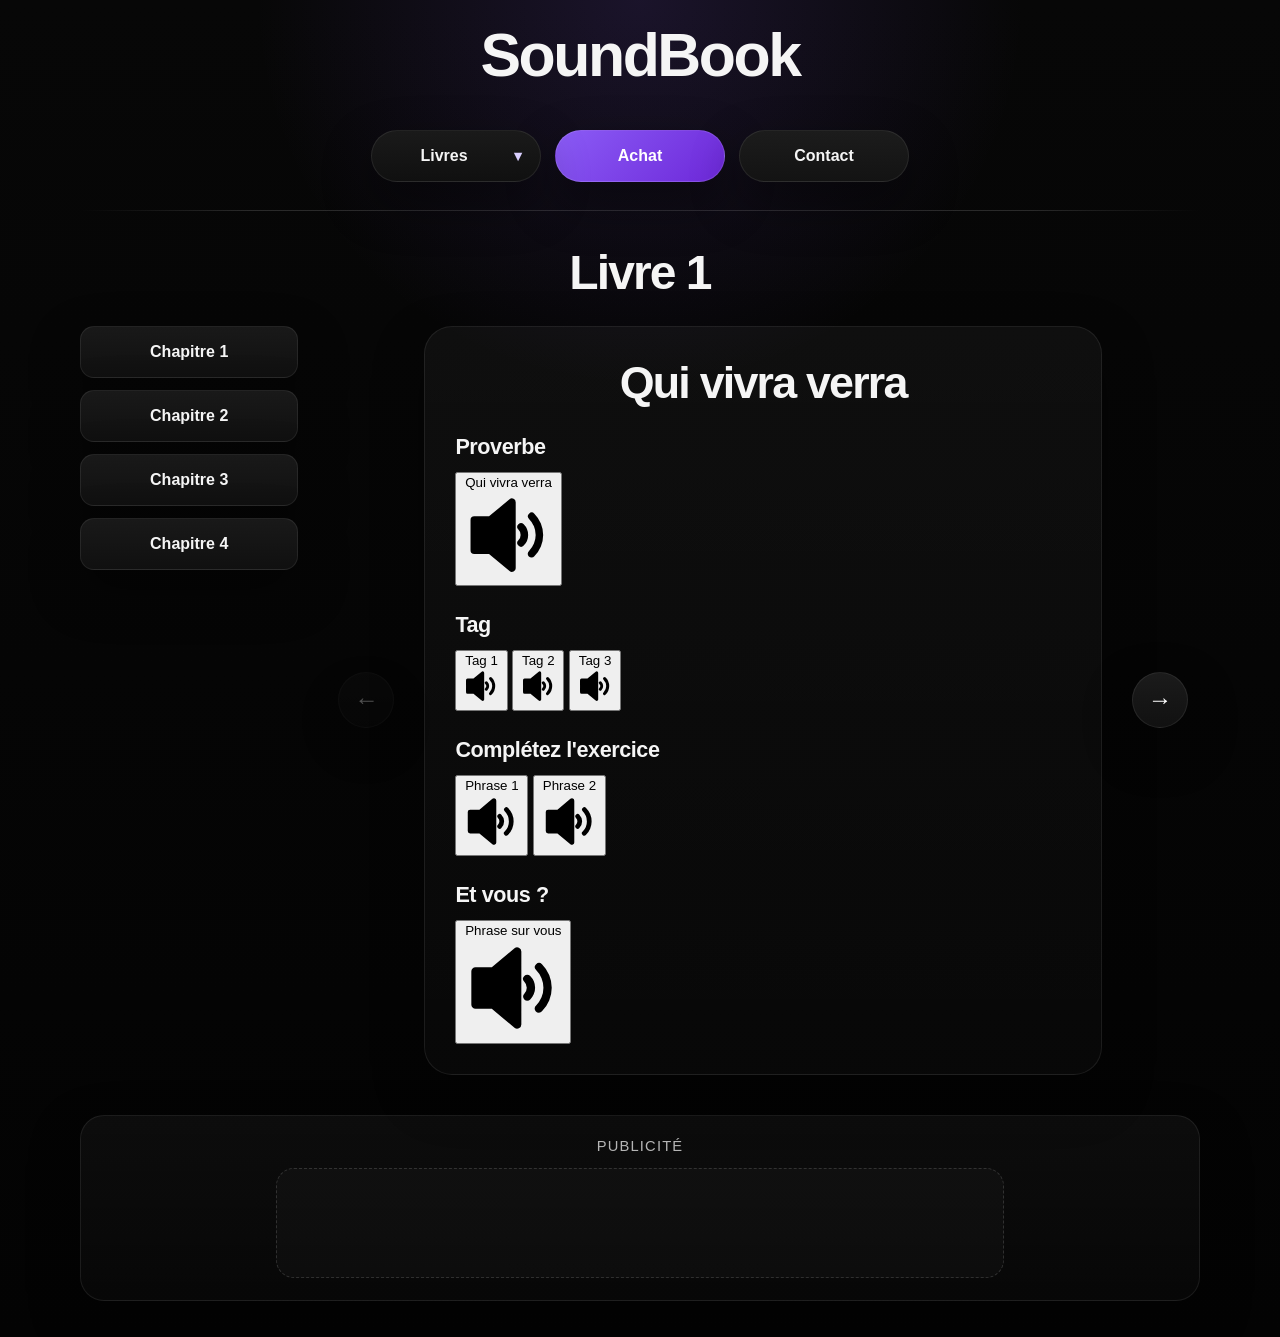
<file: livres1/proverbes1.html>
<!DOCTYPE html>
<html lang="fr">
<head>
  <meta charset="UTF-8" />
  <meta name="viewport" content="width=device-width, initial-scale=1.0" />
  <title>Proverbe 1 – Livre 1 – SoundBook</title>
  <link rel="stylesheet" href="../../style.css" />

  <!-- AdSense: remplace ton Publisher ID avant mise en ligne -->
  <!--
  <script async
    src="https://pagead2.googlesyndication.com/pagead/js/adsbygoogle.js?client=ca-pub-XXXXXXXXXXXXXXXX"
    crossorigin="anonymous"></script>
  -->
</head>
<body>
  <header class="site-header">
    <h1 class="site-title">SoundBook</h1>
  </header>

  <main class="main-content">
    <section class="top-actions" aria-label="Navigation principale">
      <details class="dropdown-books">
        <summary class="action-button dropdown-button">Livres</summary>
        <div class="dropdown-menu">
          <a href="../../livres1/proverbe1/proverbe1.html" class="dropdown-item">Livre 1</a>
          <a href="../../livres2/proverbe1/proverbe1.html" class="dropdown-item">Livre 2</a>
          <a href="../../livres3/proverbe1/proverbe1.html" class="dropdown-item">Livre 3</a>
        </div>
      </details>

      <a href="../../achat.html" class="action-button action-button-primary">Achat</a>
      <a href="../../contact.html" class="action-button action-button-secondary">Contact</a>
    </section>

    <div class="separator" aria-hidden="true"></div>

    <section class="book-page-header">
      <h2 class="book-page-title">Livre 1</h2>
    </section>

    <section class="book-layout">
      <aside class="chapter-sidebar" aria-label="Liste des chapitres">
        <a href="#chapitre-1" class="chapter-button">Chapitre 1</a>
        <a href="../proverbe2/proverbe2.html" class="chapter-button">Chapitre 2</a>
        <a href="../proverbe3/proverbe3.html" class="chapter-button">Chapitre 3</a>
        <a href="../proverbe4/proverbe4.html" class="chapter-button">Chapitre 4</a>
      </aside>

      <section class="proverb-area" id="chapitre-1">
        <div class="proverb-header-row">
          <div class="proverb-nav proverb-nav-left proverb-nav-disabled" aria-hidden="true">
            <span class="arrow-button arrow-button-disabled">←</span>
          </div>

          <div class="proverb-main-card">
            <h1 class="proverb-title">Qui vivra verra</h1>

            <section class="proverb-section">
              <h2>Proverbe</h2>
              <button class="audio-line" type="button" onclick="playSound('audio/proverbe1.mp3')">
                <span>Qui vivra verra</span>
                <span class="audio-icon" aria-hidden="true">
                  <svg viewBox="0 0 24 24" fill="currentColor" xmlns="http://www.w3.org/2000/svg">
                    <path d="M14 3.23v17.54a1 1 0 0 1-1.64.77L6.91 17H3a1 1 0 0 1-1-1V8a1 1 0 0 1 1-1h3.91l5.45-4.54A1 1 0 0 1 14 3.23Zm3.54 3.05a1 1 0 0 1 1.41 0 8 8 0 0 1 0 11.31 1 1 0 1 1-1.41-1.41 6 6 0 0 0 0-8.49 1 1 0 0 1 0-1.41Zm-2.83 2.82a1 1 0 0 1 1.42 0 4 4 0 0 1 0 5.66 1 1 0 0 1-1.42-1.41 2 2 0 0 0 0-2.84 1 1 0 0 1 0-1.41Z"/>
                  </svg>
                </span>
              </button>
            </section>

            <section class="proverb-section">
              <h2>Tag</h2>
              <button class="audio-line" type="button" onclick="playSound('audio/tag1.mp3')">
                <span>Tag 1</span>
                <span class="audio-icon" aria-hidden="true">
                  <svg viewBox="0 0 24 24" fill="currentColor" xmlns="http://www.w3.org/2000/svg">
                    <path d="M14 3.23v17.54a1 1 0 0 1-1.64.77L6.91 17H3a1 1 0 0 1-1-1V8a1 1 0 0 1 1-1h3.91l5.45-4.54A1 1 0 0 1 14 3.23Zm3.54 3.05a1 1 0 0 1 1.41 0 8 8 0 0 1 0 11.31 1 1 0 1 1-1.41-1.41 6 6 0 0 0 0-8.49 1 1 0 0 1 0-1.41Zm-2.83 2.82a1 1 0 0 1 1.42 0 4 4 0 0 1 0 5.66 1 1 0 0 1-1.42-1.41 2 2 0 0 0 0-2.84 1 1 0 0 1 0-1.41Z"/>
                  </svg>
                </span>
              </button>
              <button class="audio-line" type="button" onclick="playSound('audio/tag2.mp3')">
                <span>Tag 2</span>
                <span class="audio-icon" aria-hidden="true">
                  <svg viewBox="0 0 24 24" fill="currentColor" xmlns="http://www.w3.org/2000/svg">
                    <path d="M14 3.23v17.54a1 1 0 0 1-1.64.77L6.91 17H3a1 1 0 0 1-1-1V8a1 1 0 0 1 1-1h3.91l5.45-4.54A1 1 0 0 1 14 3.23Zm3.54 3.05a1 1 0 0 1 1.41 0 8 8 0 0 1 0 11.31 1 1 0 1 1-1.41-1.41 6 6 0 0 0 0-8.49 1 1 0 0 1 0-1.41Zm-2.83 2.82a1 1 0 0 1 1.42 0 4 4 0 0 1 0 5.66 1 1 0 0 1-1.42-1.41 2 2 0 0 0 0-2.84 1 1 0 0 1 0-1.41Z"/>
                  </svg>
                </span>
              </button>
              <button class="audio-line" type="button" onclick="playSound('audio/tag3.mp3')">
                <span>Tag 3</span>
                <span class="audio-icon" aria-hidden="true">
                  <svg viewBox="0 0 24 24" fill="currentColor" xmlns="http://www.w3.org/2000/svg">
                    <path d="M14 3.23v17.54a1 1 0 0 1-1.64.77L6.91 17H3a1 1 0 0 1-1-1V8a1 1 0 0 1 1-1h3.91l5.45-4.54A1 1 0 0 1 14 3.23Zm3.54 3.05a1 1 0 0 1 1.41 0 8 8 0 0 1 0 11.31 1 1 0 1 1-1.41-1.41 6 6 0 0 0 0-8.49 1 1 0 0 1 0-1.41Zm-2.83 2.82a1 1 0 0 1 1.42 0 4 4 0 0 1 0 5.66 1 1 0 0 1-1.42-1.41 2 2 0 0 0 0-2.84 1 1 0 0 1 0-1.41Z"/>
                  </svg>
                </span>
              </button>
            </section>

            <section class="proverb-section">
              <h2>Complétez l'exercice</h2>
              <button class="audio-line" type="button" onclick="playSound('audio/phrase1.mp3')">
                <span>Phrase 1</span>
                <span class="audio-icon" aria-hidden="true">
                  <svg viewBox="0 0 24 24" fill="currentColor" xmlns="http://www.w3.org/2000/svg">
                    <path d="M14 3.23v17.54a1 1 0 0 1-1.64.77L6.91 17H3a1 1 0 0 1-1-1V8a1 1 0 0 1 1-1h3.91l5.45-4.54A1 1 0 0 1 14 3.23Zm3.54 3.05a1 1 0 0 1 1.41 0 8 8 0 0 1 0 11.31 1 1 0 1 1-1.41-1.41 6 6 0 0 0 0-8.49 1 1 0 0 1 0-1.41Zm-2.83 2.82a1 1 0 0 1 1.42 0 4 4 0 0 1 0 5.66 1 1 0 0 1-1.42-1.41 2 2 0 0 0 0-2.84 1 1 0 0 1 0-1.41Z"/>
                  </svg>
                </span>
              </button>
              <button class="audio-line" type="button" onclick="playSound('audio/phrase2.mp3')">
                <span>Phrase 2</span>
                <span class="audio-icon" aria-hidden="true">
                  <svg viewBox="0 0 24 24" fill="currentColor" xmlns="http://www.w3.org/2000/svg">
                    <path d="M14 3.23v17.54a1 1 0 0 1-1.64.77L6.91 17H3a1 1 0 0 1-1-1V8a1 1 0 0 1 1-1h3.91l5.45-4.54A1 1 0 0 1 14 3.23Zm3.54 3.05a1 1 0 0 1 1.41 0 8 8 0 0 1 0 11.31 1 1 0 1 1-1.41-1.41 6 6 0 0 0 0-8.49 1 1 0 0 1 0-1.41Zm-2.83 2.82a1 1 0 0 1 1.42 0 4 4 0 0 1 0 5.66 1 1 0 0 1-1.42-1.41 2 2 0 0 0 0-2.84 1 1 0 0 1 0-1.41Z"/>
                  </svg>
                </span>
              </button>
            </section>

            <section class="proverb-section">
              <h2>Et vous ?</h2>
              <button class="audio-line" type="button" onclick="playSound('audio/et-vous.mp3')">
                <span>Phrase sur vous</span>
                <span class="audio-icon" aria-hidden="true">
                  <svg viewBox="0 0 24 24" fill="currentColor" xmlns="http://www.w3.org/2000/svg">
                    <path d="M14 3.23v17.54a1 1 0 0 1-1.64.77L6.91 17H3a1 1 0 0 1-1-1V8a1 1 0 0 1 1-1h3.91l5.45-4.54A1 1 0 0 1 14 3.23Zm3.54 3.05a1 1 0 0 1 1.41 0 8 8 0 0 1 0 11.31 1 1 0 1 1-1.41-1.41 6 6 0 0 0 0-8.49 1 1 0 0 1 0-1.41Zm-2.83 2.82a1 1 0 0 1 1.42 0 4 4 0 0 1 0 5.66 1 1 0 0 1-1.42-1.41 2 2 0 0 0 0-2.84 1 1 0 0 1 0-1.41Z"/>
                  </svg>
                </span>
              </button>
            </section>
          </div>

          <div class="proverb-nav proverb-nav-right">
            <a href="../proverbe2/proverbe2.html" class="arrow-button" aria-label="Proverbe suivant">→</a>
          </div>
        </div>
      </section>
    </section>
  </main>

  <footer class="site-footer">
    <section class="ad-section ad-center" aria-label="Publicité">
      <p>Publicité</p>
      <div class="ad-wrapper">
        <!-- Remplace data-ad-client et data-ad-slot -->
        <!--
        <ins class="adsbygoogle"
             style="display:block"
             data-ad-client="ca-pub-XXXXXXXXXXXXXXXX"
             data-ad-slot="1234567890"
             data-ad-format="auto"
             data-full-width-responsive="true"></ins>
        <script>
          (adsbygoogle = window.adsbygoogle || []).push({});
        </script>
        -->
        <div class="ad-placeholder"></div>
      </div>
    </section>
  </footer>

  <script src="../../script.js"></script>
</body>
</html>
</file>
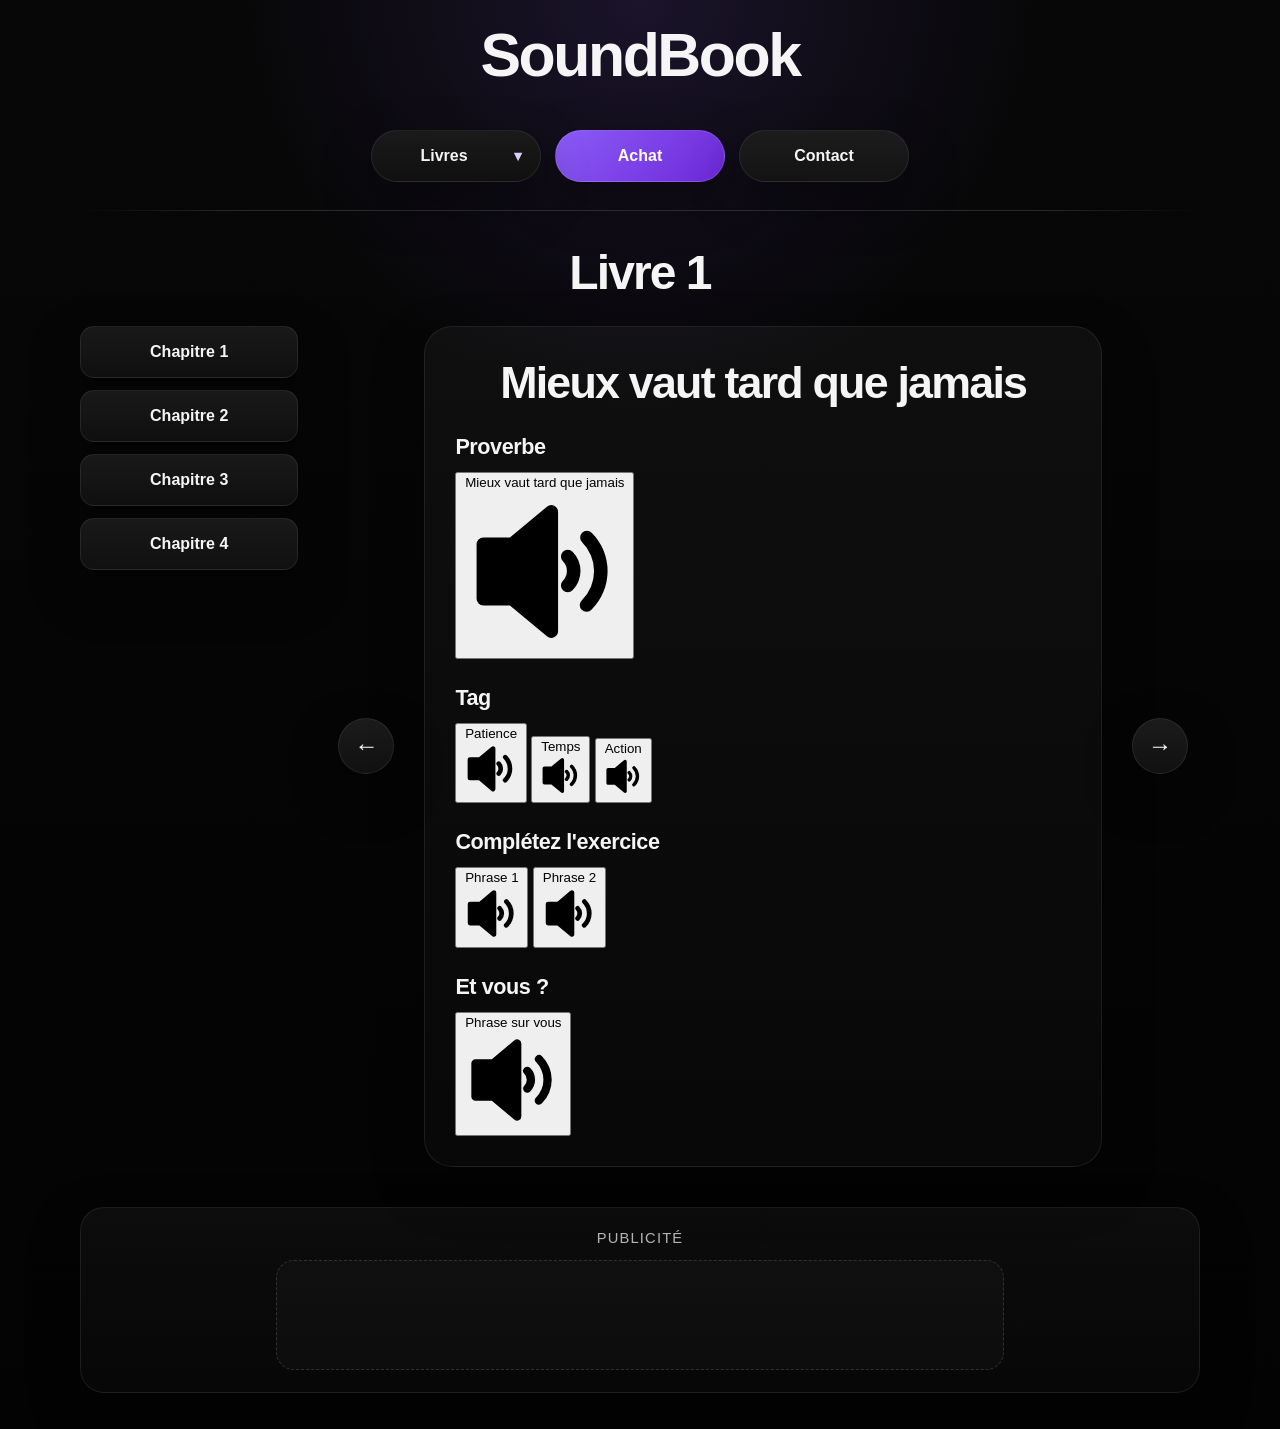
<file: livres1/proverbe2/proverbe2.html>
<!DOCTYPE html>
<html lang="fr">
<head>
  <meta charset="UTF-8" />
  <meta name="viewport" content="width=device-width, initial-scale=1.0" />
  <title>Proverbe 2 – Livre 1 – SoundBook</title>
  <link rel="stylesheet" href="../../style.css" />

  <!-- AdSense: remplace ton Publisher ID avant mise en ligne -->
  <!--
  <script async
    src="https://pagead2.googlesyndication.com/pagead/js/adsbygoogle.js?client=ca-pub-XXXXXXXXXXXXXXXX"
    crossorigin="anonymous"></script>
  -->
</head>
<body>
  <header class="site-header">
    <h1 class="site-title">SoundBook</h1>
  </header>

  <main class="main-content">
    <section class="top-actions" aria-label="Navigation principale">
      <details class="dropdown-books">
        <summary class="action-button dropdown-button">Livres</summary>
        <div class="dropdown-menu">
          <a href="../../livres1/proverbe1/proverbe1.html" class="dropdown-item">Livre 1</a>
          <a href="../../livres2/proverbe1/proverbe1.html" class="dropdown-item">Livre 2</a>
          <a href="../../livres3/proverbe1/proverbe1.html" class="dropdown-item">Livre 3</a>
        </div>
      </details>

      <a href="../../achat.html" class="action-button action-button-primary">Achat</a>
      <a href="../../contact.html" class="action-button action-button-secondary">Contact</a>
    </section>

    <div class="separator" aria-hidden="true"></div>

    <section class="book-page-header">
      <h2 class="book-page-title">Livre 1</h2>
    </section>

    <section class="book-layout">
      <aside class="chapter-sidebar" aria-label="Liste des chapitres">
        <a href="../proverbe1/proverbe1.html" class="chapter-button">Chapitre 1</a>
        <a href="#chapitre-2" class="chapter-button">Chapitre 2</a>
        <a href="../proverbe3/proverbe3.html" class="chapter-button">Chapitre 3</a>
        <a href="../proverbe4/proverbe4.html" class="chapter-button">Chapitre 4</a>
      </aside>

      <section class="proverb-area" id="chapitre-2">
        <div class="proverb-header-row">
          <div class="proverb-nav proverb-nav-left">
            <a href="../proverbe1/proverbe1.html" class="arrow-button" aria-label="Proverbe précédent">←</a>
          </div>

          <div class="proverb-main-card">
            <h1 class="proverb-title">Mieux vaut tard que jamais</h1>

            <section class="proverb-section">
              <h2>Proverbe</h2>
              <button class="audio-line" type="button" onclick="playSound('audio/proverbe2.mp3')">
                <span>Mieux vaut tard que jamais</span>
                <span class="audio-icon" aria-hidden="true">
                  <svg viewBox="0 0 24 24" fill="currentColor" xmlns="http://www.w3.org/2000/svg">
                    <path d="M14 3.23v17.54a1 1 0 0 1-1.64.77L6.91 17H3a1 1 0 0 1-1-1V8a1 1 0 0 1 1-1h3.91l5.45-4.54A1 1 0 0 1 14 3.23Zm3.54 3.05a1 1 0 0 1 1.41 0 8 8 0 0 1 0 11.31 1 1 0 1 1-1.41-1.41 6 6 0 0 0 0-8.49 1 1 0 0 1 0-1.41Zm-2.83 2.82a1 1 0 0 1 1.42 0 4 4 0 0 1 0 5.66 1 1 0 0 1-1.42-1.41 2 2 0 0 0 0-2.84 1 1 0 0 1 0-1.41Z"/>
                  </svg>
                </span>
              </button>
            </section>

            <section class="proverb-section">
              <h2>Tag</h2>
              <button class="audio-line" type="button" onclick="playSound('audio/tag1.mp3')">
                <span>Patience</span>
                <span class="audio-icon" aria-hidden="true">
                  <svg viewBox="0 0 24 24" fill="currentColor" xmlns="http://www.w3.org/2000/svg"><path d="M14 3.23v17.54a1 1 0 0 1-1.64.77L6.91 17H3a1 1 0 0 1-1-1V8a1 1 0 0 1 1-1h3.91l5.45-4.54A1 1 0 0 1 14 3.23Zm3.54 3.05a1 1 0 0 1 1.41 0 8 8 0 0 1 0 11.31 1 1 0 1 1-1.41-1.41 6 6 0 0 0 0-8.49 1 1 0 0 1 0-1.41Zm-2.83 2.82a1 1 0 0 1 1.42 0 4 4 0 0 1 0 5.66 1 1 0 0 1-1.42-1.41 2 2 0 0 0 0-2.84 1 1 0 0 1 0-1.41Z"/></svg>
                </span>
              </button>
              <button class="audio-line" type="button" onclick="playSound('audio/tag2.mp3')">
                <span>Temps</span>
                <span class="audio-icon" aria-hidden="true">
                  <svg viewBox="0 0 24 24" fill="currentColor" xmlns="http://www.w3.org/2000/svg"><path d="M14 3.23v17.54a1 1 0 0 1-1.64.77L6.91 17H3a1 1 0 0 1-1-1V8a1 1 0 0 1 1-1h3.91l5.45-4.54A1 1 0 0 1 14 3.23Zm3.54 3.05a1 1 0 0 1 1.41 0 8 8 0 0 1 0 11.31 1 1 0 1 1-1.41-1.41 6 6 0 0 0 0-8.49 1 1 0 0 1 0-1.41Zm-2.83 2.82a1 1 0 0 1 1.42 0 4 4 0 0 1 0 5.66 1 1 0 0 1-1.42-1.41 2 2 0 0 0 0-2.84 1 1 0 0 1 0-1.41Z"/></svg>
                </span>
              </button>
              <button class="audio-line" type="button" onclick="playSound('audio/tag3.mp3')">
                <span>Action</span>
                <span class="audio-icon" aria-hidden="true">
                  <svg viewBox="0 0 24 24" fill="currentColor" xmlns="http://www.w3.org/2000/svg"><path d="M14 3.23v17.54a1 1 0 0 1-1.64.77L6.91 17H3a1 1 0 0 1-1-1V8a1 1 0 0 1 1-1h3.91l5.45-4.54A1 1 0 0 1 14 3.23Zm3.54 3.05a1 1 0 0 1 1.41 0 8 8 0 0 1 0 11.31 1 1 0 1 1-1.41-1.41 6 6 0 0 0 0-8.49 1 1 0 0 1 0-1.41Zm-2.83 2.82a1 1 0 0 1 1.42 0 4 4 0 0 1 0 5.66 1 1 0 0 1-1.42-1.41 2 2 0 0 0 0-2.84 1 1 0 0 1 0-1.41Z"/></svg>
                </span>
              </button>
            </section>

            <section class="proverb-section">
              <h2>Complétez l'exercice</h2>
              <button class="audio-line" type="button" onclick="playSound('audio/phrase1.mp3')">
                <span>Phrase 1</span>
                <span class="audio-icon" aria-hidden="true">
                  <svg viewBox="0 0 24 24" fill="currentColor" xmlns="http://www.w3.org/2000/svg"><path d="M14 3.23v17.54a1 1 0 0 1-1.64.77L6.91 17H3a1 1 0 0 1-1-1V8a1 1 0 0 1 1-1h3.91l5.45-4.54A1 1 0 0 1 14 3.23Zm3.54 3.05a1 1 0 0 1 1.41 0 8 8 0 0 1 0 11.31 1 1 0 1 1-1.41-1.41 6 6 0 0 0 0-8.49 1 1 0 0 1 0-1.41Zm-2.83 2.82a1 1 0 0 1 1.42 0 4 4 0 0 1 0 5.66 1 1 0 0 1-1.42-1.41 2 2 0 0 0 0-2.84 1 1 0 0 1 0-1.41Z"/></svg>
                </span>
              </button>
              <button class="audio-line" type="button" onclick="playSound('audio/phrase2.mp3')">
                <span>Phrase 2</span>
                <span class="audio-icon" aria-hidden="true">
                  <svg viewBox="0 0 24 24" fill="currentColor" xmlns="http://www.w3.org/2000/svg"><path d="M14 3.23v17.54a1 1 0 0 1-1.64.77L6.91 17H3a1 1 0 0 1-1-1V8a1 1 0 0 1 1-1h3.91l5.45-4.54A1 1 0 0 1 14 3.23Zm3.54 3.05a1 1 0 0 1 1.41 0 8 8 0 0 1 0 11.31 1 1 0 1 1-1.41-1.41 6 6 0 0 0 0-8.49 1 1 0 0 1 0-1.41Zm-2.83 2.82a1 1 0 0 1 1.42 0 4 4 0 0 1 0 5.66 1 1 0 0 1-1.42-1.41 2 2 0 0 0 0-2.84 1 1 0 0 1 0-1.41Z"/></svg>
                </span>
              </button>
            </section>

            <section class="proverb-section">
              <h2>Et vous ?</h2>
              <button class="audio-line" type="button" onclick="playSound('audio/et-vous.mp3')">
                <span>Phrase sur vous</span>
                <span class="audio-icon" aria-hidden="true">
                  <svg viewBox="0 0 24 24" fill="currentColor" xmlns="http://www.w3.org/2000/svg"><path d="M14 3.23v17.54a1 1 0 0 1-1.64.77L6.91 17H3a1 1 0 0 1-1-1V8a1 1 0 0 1 1-1h3.91l5.45-4.54A1 1 0 0 1 14 3.23Zm3.54 3.05a1 1 0 0 1 1.41 0 8 8 0 0 1 0 11.31 1 1 0 1 1-1.41-1.41 6 6 0 0 0 0-8.49 1 1 0 0 1 0-1.41Zm-2.83 2.82a1 1 0 0 1 1.42 0 4 4 0 0 1 0 5.66 1 1 0 0 1-1.42-1.41 2 2 0 0 0 0-2.84 1 1 0 0 1 0-1.41Z"/></svg>
                </span>
              </button>
            </section>
          </div>

          <div class="proverb-nav proverb-nav-right">
            <a href="../proverbe3/proverbe3.html" class="arrow-button" aria-label="Proverbe suivant">→</a>
          </div>
        </div>
      </section>
    </section>
  </main>

  <footer class="site-footer">
    <section class="ad-section ad-center" aria-label="Publicité">
      <p>Publicité</p>
      <div class="ad-wrapper">
        <!-- Remplace data-ad-client et data-ad-slot -->
        <!--
        <ins class="adsbygoogle"
             style="display:block"
             data-ad-client="ca-pub-XXXXXXXXXXXXXXXX"
             data-ad-slot="1234567890"
             data-ad-format="auto"
             data-full-width-responsive="true"></ins>
        <script>
          (adsbygoogle = window.adsbygoogle || []).push({});
        </script>
        -->
        <div class="ad-placeholder"></div>
      </div>
    </section>
  </footer>

  <script src="../../script.js"></script>
</body>
</html>
</file>
<file: style.css>
* {
  box-sizing: border-box;
}

:root {
  --bg: #050505;
  --surface: #111111;
  --surface-soft: #181818;
  --border: rgba(255, 255, 255, 0.08);
  --border-strong: rgba(255, 255, 255, 0.14);
  --text: #f5f5f5;
  --muted: #b5b5b5;
  --accent: #8b5cf6;
  --accent-dark: #6d28d9;
  --accent-soft: rgba(139, 92, 246, 0.16);
  --shadow: 0 20px 50px rgba(0, 0, 0, 0.42);
  --radius-xl: 28px;
  --radius-lg: 20px;
  --radius-md: 16px;
  --radius-pill: 999px;
  --max-width: 1120px;
}

html {
  scroll-behavior: smooth;
}

body {
  margin: 0;
  min-height: 100vh;
  font-family: Inter, Arial, Helvetica, sans-serif;
  color: var(--text);
  background:
    radial-gradient(circle at top, rgba(139, 92, 246, 0.15), transparent 26%),
    linear-gradient(180deg, #070707 0%, #030303 100%);
}

a {
  color: inherit;
  text-decoration: none;
}

.site-header,
.main-content,
.site-footer {
  width: min(calc(100% - 32px), var(--max-width));
  margin: 0 auto;
}

.site-header {
  padding-top: 20px;
  text-align: center;
}

.site-title {
  margin: 0;
  font-size: clamp(2.3rem, 5vw, 3.8rem);
  font-weight: 800;
  letter-spacing: -0.04em;
}

.main-content {
  padding-bottom: 40px;
}

/* top buttons */
.top-actions {
  display: flex;
  justify-content: center;
  align-items: flex-start;
  gap: 14px;
  flex-wrap: wrap;
  margin-top: 40px;
}

.action-button,
.social-button,
.dropdown-item,
.chapter-button,
.audio-inline-button,
.arrow-button {
  transition:
    transform 0.18s ease,
    background 0.18s ease,
    border-color 0.18s ease,
    box-shadow 0.18s ease;
}

.action-button {
  display: inline-flex;
  align-items: center;
  justify-content: center;
  min-width: 170px;
  min-height: 52px;
  padding: 14px 22px;
  border-radius: var(--radius-pill);
  border: 1px solid var(--border);
  background: linear-gradient(180deg, #1a1a1a 0%, #101010 100%);
  color: var(--text);
  font-weight: 700;
  box-shadow: var(--shadow);
  cursor: pointer;
}

.action-button:hover,
.action-button:focus-visible,
.social-button:hover,
.social-button:focus-visible,
.dropdown-item:hover,
.dropdown-item:focus-visible,
.chapter-button:hover,
.chapter-button:focus-visible,
.audio-inline-button:hover,
.audio-inline-button:focus-visible,
.arrow-button:hover,
.arrow-button:focus-visible {
  transform: translateY(-2px);
}

.action-button:focus-visible,
.social-button:focus-visible,
.dropdown-item:focus-visible,
.chapter-button:focus-visible,
.audio-inline-button:focus-visible,
.arrow-button:focus-visible,
.dropdown-books summary:focus-visible {
  outline: 2px solid rgba(139, 92, 246, 0.5);
  outline-offset: 2px;
}

.action-button-primary {
  background: linear-gradient(135deg, var(--accent) 0%, var(--accent-dark) 100%);
  border-color: rgba(255, 255, 255, 0.12);
  color: white;
}

.action-button-secondary {
  background: linear-gradient(180deg, #1c1c1c 0%, #131313 100%);
}

/* dropdown books */
.dropdown-books {
  position: relative;
}

.dropdown-books summary {
  list-style: none;
}

.dropdown-books summary::-webkit-details-marker {
  display: none;
}

.dropdown-button {
  padding-right: 46px;
  position: relative;
}

.dropdown-button::after {
  content: "▾";
  position: absolute;
  right: 18px;
  top: 50%;
  transform: translateY(-50%);
  font-size: 0.95rem;
  color: #dacfff;
}

.dropdown-books[open] .dropdown-button {
  background: linear-gradient(180deg, #1f1f1f 0%, #141414 100%);
}

.dropdown-menu {
  position: absolute;
  top: calc(100% + 10px);
  left: 0;
  width: 100%;
  min-width: 220px;
  display: grid;
  gap: 8px;
  padding: 12px;
  border-radius: 20px;
  border: 1px solid var(--border-strong);
  background: rgba(15, 15, 15, 0.98);
  box-shadow: 0 26px 60px rgba(0, 0, 0, 0.5);
  z-index: 20;
}

.dropdown-item {
  display: block;
  padding: 12px 14px;
  border-radius: 14px;
  color: var(--text);
  background: rgba(255, 255, 255, 0.03);
}

.dropdown-item:hover,
.dropdown-item:focus-visible {
  background: var(--accent-soft);
}

/* separator */
.separator {
  width: 100%;
  height: 1px;
  margin: 28px 0 34px;
  background: linear-gradient(
    90deg,
    transparent 0%,
    rgba(255, 255, 255, 0.14) 15%,
    rgba(255, 255, 255, 0.14) 85%,
    transparent 100%
  );
}

/* generic cards */
.bio-section,
.ad-section,
.proverb-main-card {
  border: 1px solid var(--border);
  background: linear-gradient(180deg, rgba(255, 255, 255, 0.04), rgba(255, 255, 255, 0.02));
  box-shadow: var(--shadow);
}

/* index / achat blocks */
.bio-section {
  padding: 30px;
  border-radius: var(--radius-xl);
}

.bio-section h2 {
  margin-top: 0;
  margin-bottom: 16px;
  font-size: clamp(1.45rem, 3vw, 2rem);
  letter-spacing: -0.03em;
}

.bio-section p {
  margin: 0 0 14px;
  color: var(--muted);
  line-height: 1.75;
  font-size: 1rem;
}

.social-links {
  display: flex;
  justify-content: center;
  gap: 12px;
  flex-wrap: wrap;
  margin-top: 24px;
}

.social-button {
  display: inline-flex;
  align-items: center;
  justify-content: center;
  gap: 10px;
  min-height: 50px;
  padding: 12px 18px;
  border-radius: var(--radius-pill);
  border: 1px solid var(--border);
  background: rgba(255, 255, 255, 0.04);
  color: var(--text);
  font-weight: 700;
  box-shadow: var(--shadow);
}

.social-button:hover,
.social-button:focus-visible {
  background: var(--accent-soft);
}

.social-icon {
  display: inline-flex;
  align-items: center;
  justify-content: center;
  width: 20px;
  height: 20px;
}

.social-icon svg {
  width: 20px;
  height: 20px;
  display: block;
}

/* book page */
.book-page-header {
  margin-bottom: 26px;
  text-align: center;
}

.book-page-title {
  margin: 0;
  font-size: clamp(2rem, 4vw, 3rem);
  font-weight: 800;
  letter-spacing: -0.04em;
}

.book-layout {
  display: grid;
  grid-template-columns: minmax(190px, 1fr) minmax(0, 4fr);
  gap: 28px;
  align-items: start;
}

.chapter-sidebar {
  display: flex;
  flex-direction: column;
  gap: 12px;
  position: sticky;
  top: 24px;
}

.chapter-button {
  display: inline-flex;
  align-items: center;
  justify-content: center;
  min-height: 52px;
  padding: 12px 16px;
  border-radius: 14px;
  border: 1px solid var(--border);
  background: linear-gradient(180deg, #191919 0%, #101010 100%);
  color: var(--text);
  font-weight: 600;
  box-shadow: var(--shadow);
}

.chapter-button:hover,
.chapter-button:focus-visible {
  background: var(--accent-soft);
}

.proverb-area {
  min-width: 0;
}

.proverb-header-row {
  display: grid;
  grid-template-columns: 80px minmax(0, 1fr) 80px;
  gap: 18px;
  align-items: stretch;
}

.proverb-nav {
  display: flex;
  align-items: center;
  justify-content: center;
}

.proverb-main-card {
  border-radius: var(--radius-xl);
  padding: 30px;
  min-height: 620px;
}

.proverb-title {
  margin: 0 0 26px;
  text-align: center;
  font-size: clamp(1.9rem, 3.8vw, 2.8rem);
  font-weight: 800;
  letter-spacing: -0.04em;
}

.proverb-section + .proverb-section {
  margin-top: 26px;
}

.proverb-section h2 {
  margin: 0 0 12px;
  font-size: 1.35rem;
  letter-spacing: -0.02em;
}

/* text + small audio button */
.audio-text-row {
  display: flex;
  align-items: center;
  justify-content: space-between;
  gap: 14px;
  padding: 10px 0;
  border-bottom: 1px solid rgba(255, 255, 255, 0.06);
}

.audio-text-row:last-child {
  border-bottom: none;
}

.audio-text-label {
  color: var(--text);
  font-weight: 500;
  line-height: 1.5;
}

.audio-inline-button {
  display: inline-flex;
  align-items: center;
  justify-content: center;
  width: 46px;
  height: 46px;
  padding: 0;
  border: 1px solid var(--border);
  border-radius: 999px;
  background: linear-gradient(180deg, #181818 0%, #101010 100%);
  color: #ffffff;
  cursor: pointer;
  box-shadow: var(--shadow);
  flex: 0 0 auto;
}

.audio-inline-button:hover,
.audio-inline-button:focus-visible {
  background: rgba(255, 255, 255, 0.06);
  border-color: rgba(139, 92, 246, 0.32);
}

.speaker-svg {
  width: 20px;
  height: 20px;
  display: block;
  fill: #ffffff;
}

.audio-icon-image {
  width: 20px;
  height: 20px;
  object-fit: contain;
  display: block;
}

/* arrows */
.arrow-button {
  display: inline-flex;
  align-items: center;
  justify-content: center;
  width: 56px;
  height: 56px;
  border-radius: 999px;
  border: 1px solid var(--border);
  background: linear-gradient(180deg, #1b1b1b 0%, #111111 100%);
  color: #ffffff;
  font-size: 1.5rem;
  font-weight: 700;
  box-shadow: var(--shadow);
}

.arrow-button:hover,
.arrow-button:focus-visible {
  background: var(--accent-soft);
}

.arrow-button-disabled,
.proverb-nav-disabled .arrow-button {
  opacity: 0.3;
  cursor: default;
  pointer-events: none;
  background: linear-gradient(180deg, #141414 0%, #0d0d0d 100%);
}

/* footer ad */
.site-footer {
  padding-bottom: 36px;
}

.ad-section {
  padding: 22px;
  border-radius: 24px;
}

.ad-center {
  text-align: center;
}

.ad-section p {
  margin-top: 0;
  margin-bottom: 14px;
  color: var(--muted);
  font-size: 0.92rem;
  text-transform: uppercase;
  letter-spacing: 0.08em;
}

.ad-wrapper {
  display: flex;
  justify-content: center;
}

.ad-placeholder {
  width: min(100%, 728px);
  min-height: 110px;
  border-radius: 18px;
  border: 1px dashed rgba(255, 255, 255, 0.14);
  background: rgba(255, 255, 255, 0.025);
}
.play-icon{
  width:60px;
  height:60px;
  object-fit:contain;
  cursor:pointer;
  transition:0.3s;
  display:block;
  margin:auto;
}

.play-icon:hover{
    transform:scale(1.1);
}
/* responsive */
@media (max-width: 900px) {
  .book-layout {
    grid-template-columns: 1fr;
    gap: 18px;
  }

  .chapter-sidebar {
    position: static;
  }
}

@media (max-width: 640px) {
  .top-actions {
    flex-direction: column;
    align-items: stretch;
  }

  .dropdown-books,
  .action-button {
    width: 100%;
  }

  .action-button {
    min-width: 0;
  }

  .dropdown-menu {
    position: static;
    margin-top: 10px;
  }

  .separator {
    margin: 24px 0 28px;
  }

  .bio-section,
  .ad-section,
  .proverb-main-card {
    border-radius: 22px;
  }

  .bio-section,
  .proverb-main-card {
    padding: 22px;
  }

  .social-links {
    justify-content: stretch;
  }

  .social-button {
    width: 100%;
  }

  .ad-placeholder {
    min-height: 90px;
  }

  .book-page-title {
    font-size: 1.8rem;
  }

  .proverb-header-row {
    grid-template-columns: 1fr;
    gap: 14px;
  }

  .proverb-nav {
    justify-content: center;
  }

  .proverb-nav-left {
    order: 2;
  }

  .proverb-main-card {
    order: 1;
    min-height: auto;
  }

  .proverb-nav-right {
    order: 3;
  }

}
</file>
